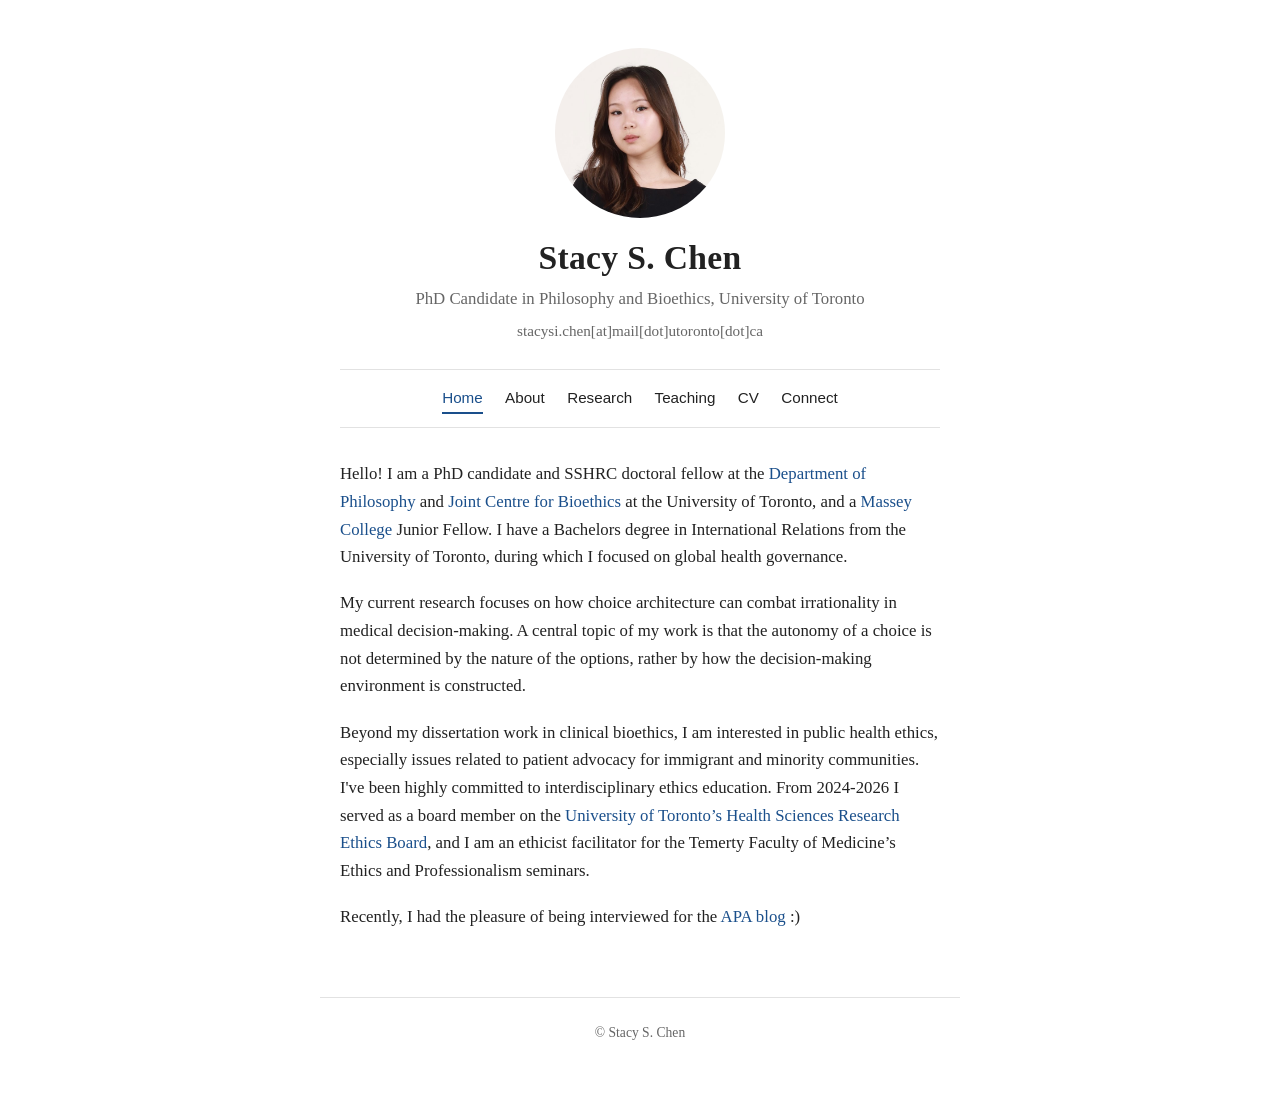
<file: index.html>
<!DOCTYPE html>
<html lang="en">
<head>
  <meta charset="utf-8">
  <meta name="viewport" content="width=device-width, initial-scale=1.0">
  <title>Stacy S. Chen</title>
  <link rel="stylesheet" href="style.css">
</head>
<body>
  <header class="site-header">
    <img class="portrait" src="images/headshot.jpg" alt="Stacy S. Chen">
    <h1><a href="index.html">Stacy S. Chen</a></h1>
    <p class="subtitle">PhD Candidate in Philosophy and Bioethics, University of Toronto</p>
    <p class="contact">stacysi.chen[at]mail[dot]utoronto[dot]ca</p>

    <nav class="main-nav" aria-label="Main">
      <a href="index.html" aria-current="page">Home</a>
      <a href="about.html">About</a>
      <a href="research.html">Research</a>
      <a href="teaching.html">Teaching</a>
      <a href="cv.html">CV</a>
      <a href="connect.html">Connect</a>
    </nav>
  </header>

  <main>
    <p>Hello! I am a PhD candidate and SSHRC doctoral fellow at the <a href="https://philosophy.utoronto.ca/">Department of Philosophy</a> and <a href="https://jcb.utoronto.ca/">Joint Centre for Bioethics</a> at the University of Toronto, and a <a href="https://www.masseycollege.ca/">Massey College</a> Junior Fellow. I have a Bachelors degree in International Relations from the University of Toronto, during which I focused on global health governance.</p>

    <p>My current research focuses on how choice architecture can combat irrationality in medical decision-making. A central topic of my work is that the autonomy of a choice is not determined by the nature of the options, rather by how the decision-making environment is constructed.</p>

    <p>Beyond my dissertation work in clinical bioethics, I am interested in public health ethics, especially issues related to patient advocacy for immigrant and minority communities. I've been highly committed to interdisciplinary ethics education. From 2024-2026 I served as a board member on the <a href="https://research.utoronto.ca/ethics-human-research/ethics-human-research">University of Toronto’s Health Sciences Research Ethics Board</a>, and I am an ethicist facilitator for the Temerty Faculty of Medicine’s Ethics and Professionalism seminars.</p>

    <p>Recently, I had the pleasure of being interviewed for the <a href="https://blog.apaonline.org/2026/02/20/apa-member-interview-stacy-s-chen/">APA blog</a> :)</p>
  </main>

  <footer>
    <p>&copy; Stacy S. Chen</p>
  </footer>
</body>
</html>
</file>
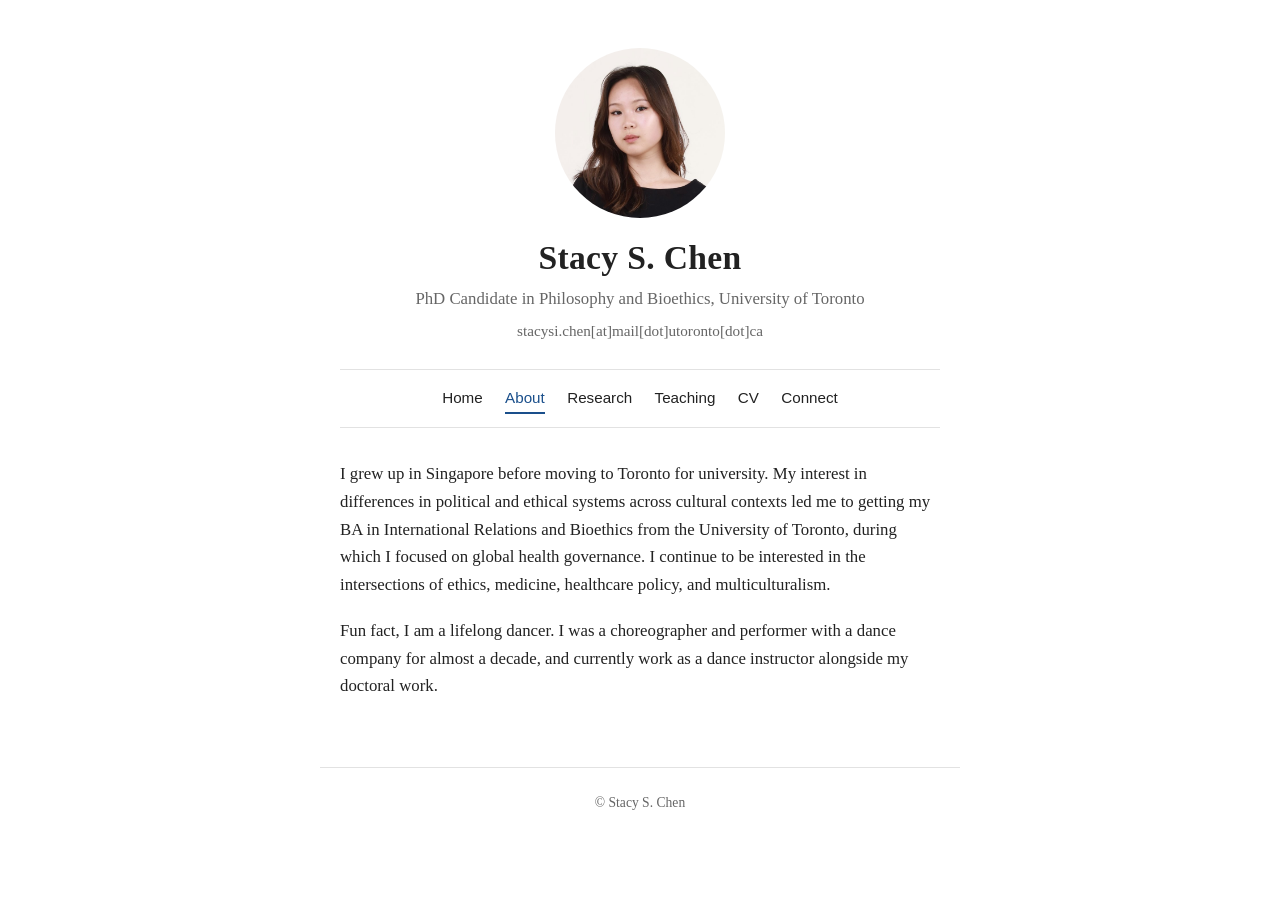
<file: about.html>
<!DOCTYPE html>
<html lang="en">
<head>
  <meta charset="utf-8">
  <meta name="viewport" content="width=device-width, initial-scale=1.0">
  <title>About | Stacy S. Chen</title>
  <link rel="stylesheet" href="style.css">
</head>
<body>
  <header class="site-header">
    <img class="portrait" src="images/headshot.jpg" alt="Stacy S. Chen">
    <h1><a href="index.html">Stacy S. Chen</a></h1>
    <p class="subtitle">PhD Candidate in Philosophy and Bioethics, University of Toronto</p>
    <p class="contact">stacysi.chen[at]mail[dot]utoronto[dot]ca</p>

    <nav class="main-nav" aria-label="Main">
      <a href="index.html">Home</a>
      <a href="about.html" aria-current="page">About</a>
      <a href="research.html">Research</a>
      <a href="teaching.html">Teaching</a>
      <a href="cv.html">CV</a>
      <a href="connect.html">Connect</a>
    </nav>
  </header>

  <main>
    <p>I grew up in Singapore before moving to Toronto for university. My interest in differences in political and ethical systems across cultural contexts led me to getting my BA in International Relations and Bioethics from the University of Toronto, during which I focused on global health governance. I continue to be interested in the intersections of ethics, medicine, healthcare policy, and multiculturalism. </p>

    <p>Fun fact, I am a lifelong dancer. I was a choreographer and performer with a dance company for almost a decade, and currently work as a dance instructor alongside my doctoral work. </p>
  </main>

  <footer>
    <p>&copy; Stacy S. Chen</p>
  </footer>
</body>
</html>
</file>
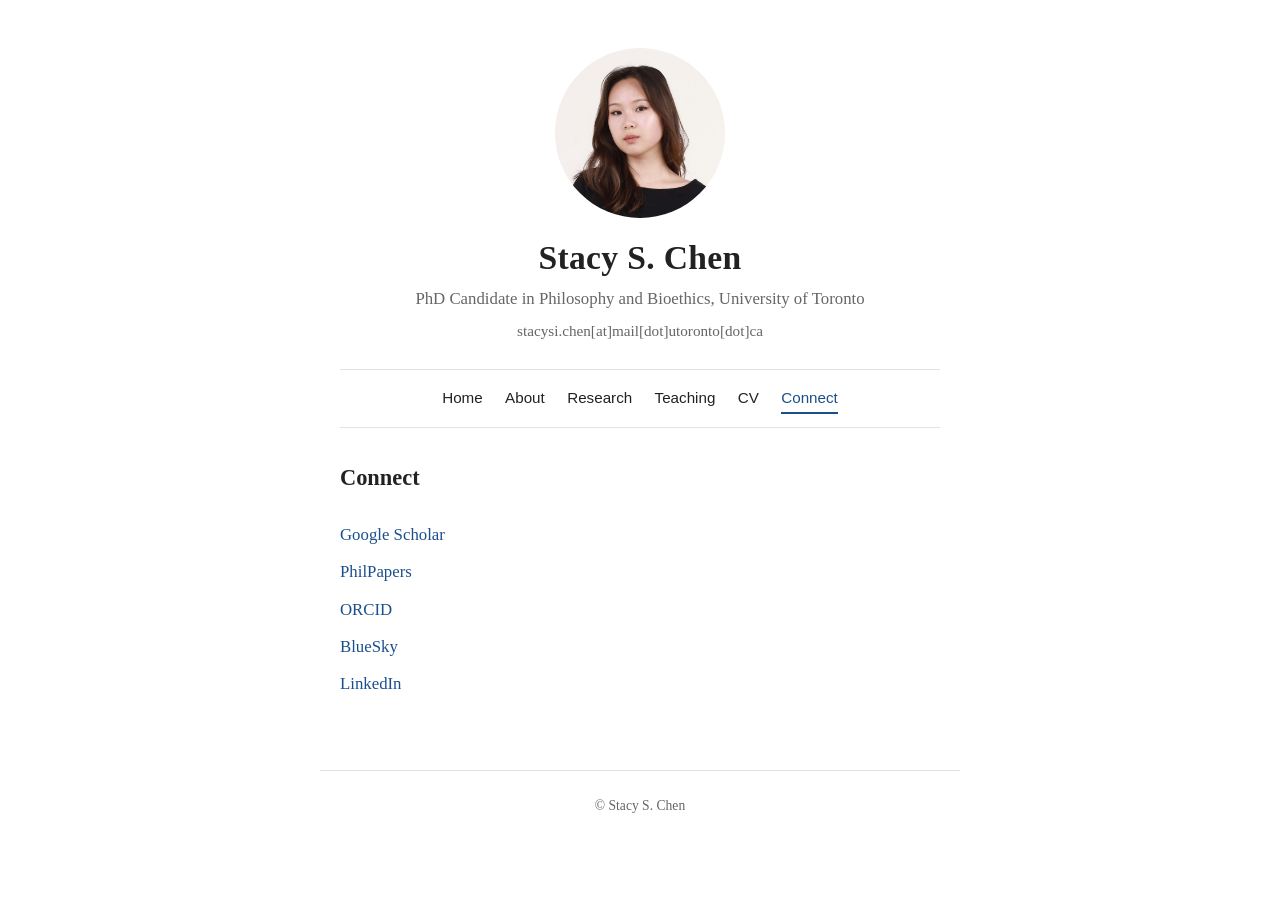
<file: connect.html>
<!DOCTYPE html>
<html lang="en">
<head>
  <meta charset="utf-8">
  <meta name="viewport" content="width=device-width, initial-scale=1.0">
  <title>Connect | Stacy S. Chen</title>
  <link rel="stylesheet" href="style.css">
</head>
<body>
  <header class="site-header">
    <img class="portrait" src="images/headshot.jpg" alt="Stacy S. Chen">
    <h1><a href="index.html">Stacy S. Chen</a></h1>
    <p class="subtitle">PhD Candidate in Philosophy and Bioethics, University of Toronto</p>
    <p class="contact">stacysi.chen[at]mail[dot]utoronto[dot]ca</p>

    <nav class="main-nav" aria-label="Main">
      <a href="index.html">Home</a>
      <a href="about.html">About</a>
      <a href="research.html">Research</a>
      <a href="teaching.html">Teaching</a>
      <a href="cv.html">CV</a>
      <a href="connect.html" aria-current="page">Connect</a>
    </nav>
  </header>

  <main>
    <h2>Connect</h2>

    <ul class="links">
      <li><a href="https://scholar.google.com/citations?user=SdlRwxoAAAAJ&amp;hl=en&amp;inst=315209982802967212">Google Scholar</a></li>
      <li><a href="https://philpeople.org/profiles/stacy-s-chen">PhilPapers</a></li>
      <li><a href="https://orcid.org/0000-0003-0827-5175">ORCID</a></li>
      <li><a href="https://bsky.app/profile/stacy-s-chen.bsky.social">BlueSky</a></li>
      <li><a href="http://www.linkedin.com/in/stacy-s-chen">LinkedIn</a></li>
    </ul>
  </main>

  <footer>
    <p>&copy; Stacy S. Chen</p>
  </footer>
</body>
</html>
</file>
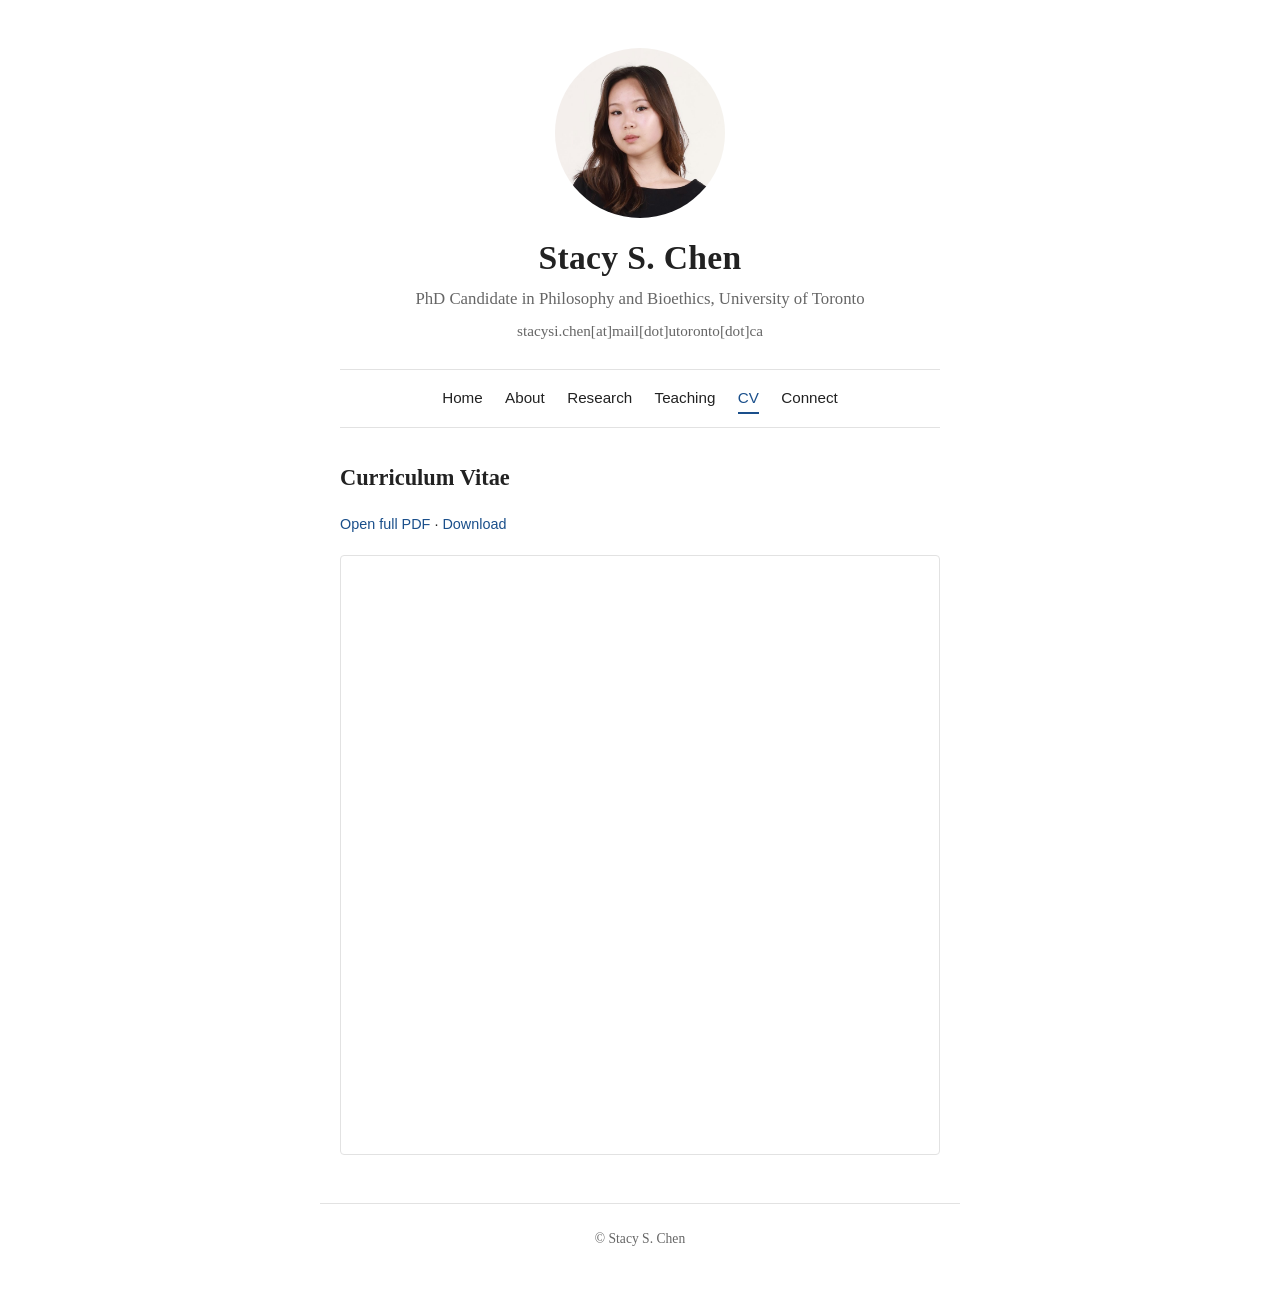
<file: cv.html>
<!DOCTYPE html>
<html lang="en">
<head>
  <meta charset="utf-8">
  <meta name="viewport" content="width=device-width, initial-scale=1.0">
  <title>CV | Stacy S. Chen</title>
  <link rel="stylesheet" href="style.css">
</head>
<body>
  <header class="site-header">
    <img class="portrait" src="images/headshot.jpg" alt="Stacy S. Chen">
    <h1><a href="index.html">Stacy S. Chen</a></h1>
    <p class="subtitle">PhD Candidate in Philosophy and Bioethics, University of Toronto</p>
    <p class="contact">stacysi.chen[at]mail[dot]utoronto[dot]ca</p>

    <nav class="main-nav" aria-label="Main">
      <a href="index.html">Home</a>
      <a href="about.html">About</a>
      <a href="research.html">Research</a>
      <a href="teaching.html">Teaching</a>
      <a href="cv.html" aria-current="page">CV</a>
      <a href="connect.html">Connect</a>
    </nav>
  </header>

  <main>
    <h2>Curriculum Vitae</h2>
    <p class="cv-links">
      <a href="cv.pdf" target="_blank" rel="noopener">Open full PDF</a> &middot;
      <a href="cv.pdf" download>Download</a>
    </p>

    <div class="cv-frame">
      <iframe src="cv.pdf#view=FitH" title="Stacy S. Chen CV (PDF)">
        <p>Your browser can't display the PDF here. <a href="cv.pdf">Download my CV</a>.</p>
      </iframe>
    </div>
  </main>

  <footer>
    <p>&copy; Stacy S. Chen</p>
  </footer>
</body>
</html>
</file>
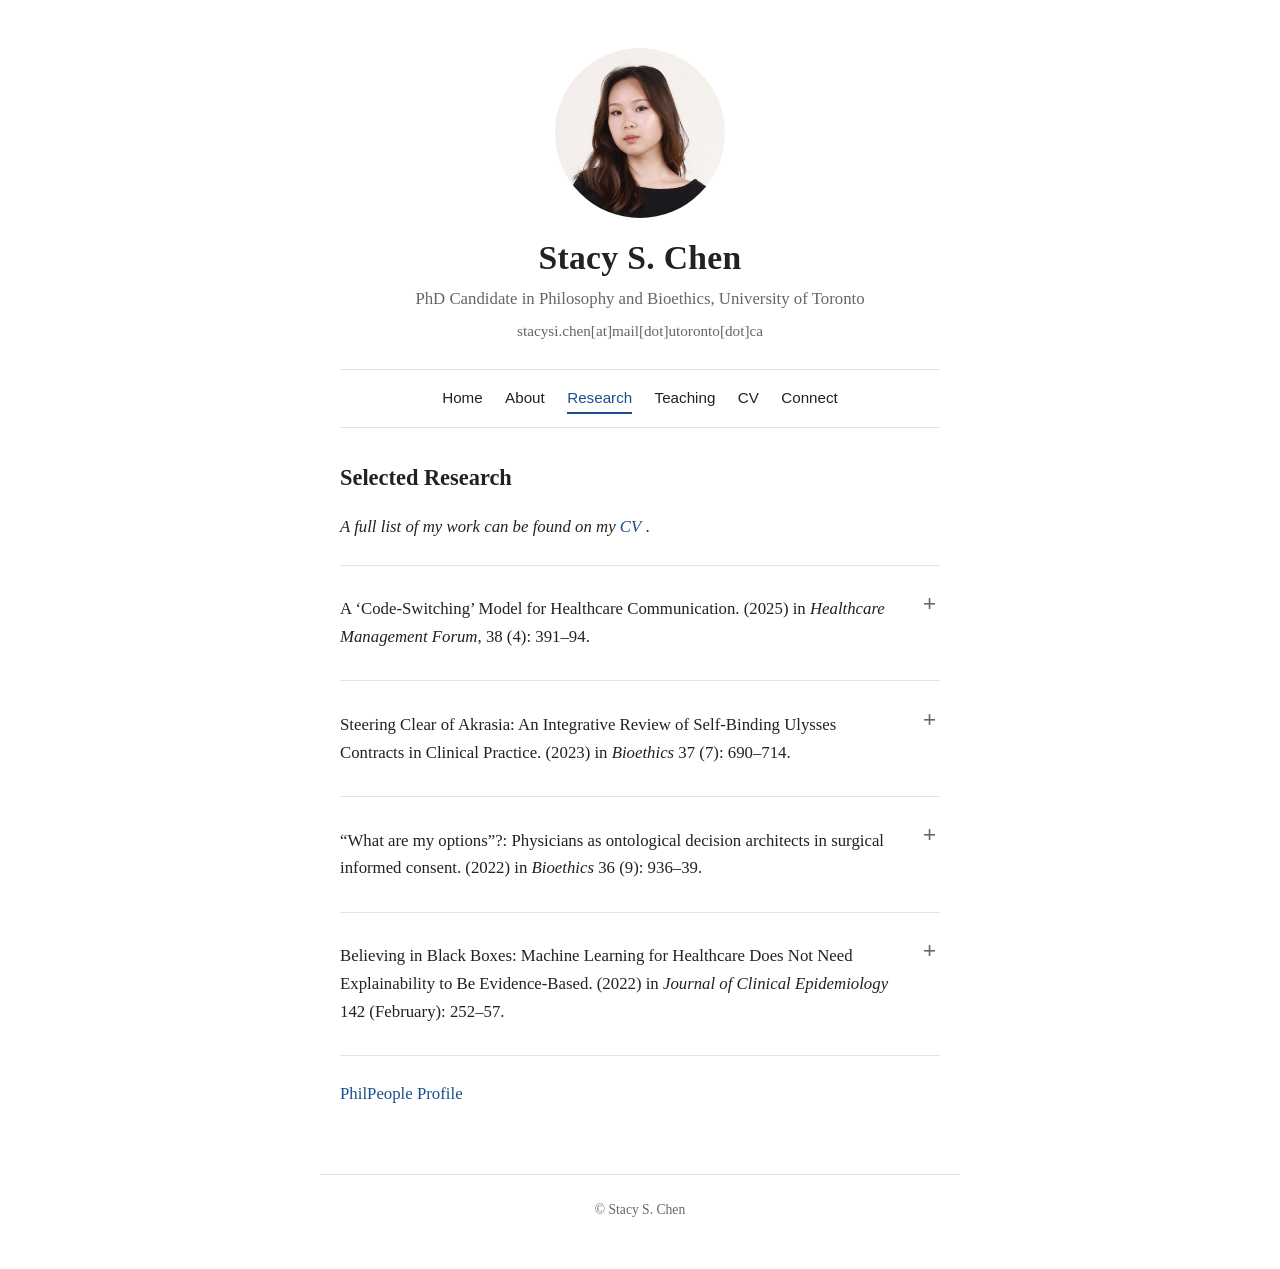
<file: research.html>
<!DOCTYPE html>
<html lang="en">
<head>
  <meta charset="utf-8">
  <meta name="viewport" content="width=device-width, initial-scale=1.0">
  <title>Research | Stacy S. Chen</title>
  <link rel="stylesheet" href="style.css">
</head>
<body>
  <header class="site-header">
    <img class="portrait" src="images/headshot.jpg" alt="Stacy S. Chen">
    <h1><a href="index.html">Stacy S. Chen</a></h1>
    <p class="subtitle">PhD Candidate in Philosophy and Bioethics, University of Toronto</p>
    <p class="contact">stacysi.chen[at]mail[dot]utoronto[dot]ca</p>

    <nav class="main-nav" aria-label="Main">
      <a href="index.html">Home</a>
      <a href="about.html">About</a>
      <a href="research.html" aria-current="page">Research</a>
      <a href="teaching.html">Teaching</a>
      <a href="cv.html">CV</a>
      <a href="connect.html">Connect</a>
    </nav>
  </header>

  <main>
    <h2>Selected Research</h2>
    <p> <i>A full list of my work can be found on my <a href="cv.html">CV</i> </a>.</p>

    <div class="pubs">
      <details>
        <summary>A &lsquo;Code-Switching&rsquo; Model for Healthcare Communication. (2025) in <em>Healthcare Management Forum</em>, 38 (4): 391&ndash;94.</summary>
        <div class="pub-body">
          <p>This article examines how technical terminology in public-facing communication creates epistemic barriers that undermine trust between experts and the public—especially in multilingual, multicultural healthcare systems. It argues that health leaders can foster trust by employing a “code-switching” model within institutions and in patient- or public-facing communications. Code-switching is a linguistic phenomenon in which individuals switch between languages, dialects, or language varieties based on the social context. Recognizing “public-speak” and “medical-speak” as distinct codes would facilitate patient understanding of information relevant to their care and promote trust. Health leaders play a crucial role in ensuring that complex medical information is translated into accessible language, bridging the gap between experts and the public.</p>
          <p><a href="https://journals.sagepub.com/doi/10.1177/08404704251327095">Link to article</a></p>
        </div>
      </details>

      <details>
        <summary>Steering Clear of Akrasia: An Integrative Review of Self-Binding Ulysses Contracts in Clinical Practice. (2023) in <em>Bioethics</em> 37 (7): 690&ndash;714.</summary>
        <div class="pub-body">
          <p class="coauthors">with Connor T.A. Brenna, Matthew Cho, Liam G. McCoy, and Sunit Das</p>
          <p>In many jurisdictions, legal frameworks afford patients the opportunity to make prospective medical decisions or to create directives that contain a special provision forfeiting their own ability to object to those decisions at a future time point, should they lose decision-making capacity. These agreements have been described with widely varying nomenclatures, including Ulysses Contracts, Odysseus Transfers, Psychiatric Advance Directives with Ulysses Clauses, and Powers of Attorney with Special Provisions. As a consequence of this terminological heterogeneity, it is challenging for healthcare providers to understand the terms and uses of these agreements and for ethicists to engage with the nuances of clinical decision-making with such unique provisions surrounding patient autonomy. In theory, prospective self-binding agreements may safeguard patient’s “authentic” wishes from future “inauthentic” changes of mind. In practice, it is unclear what may be comprised within these agreements or how—and to what effect—they are used. The primary focus of this integrative review is to curate the existing literature describing Ulysses Contracts (and analogous decisions) used in the clinical arena, in order to empirically synthesize their shared essence and provide insights into the traditional components of these agreements when used in practice, the requirements of their consent processes, and the outcomes of their utilization.</p>
          <p><a href="https://onlinelibrary.wiley.com/doi/full/10.1111/bioe.13197">Link to article</a></p>
        </div>
      </details>

      <details>
        <summary>&ldquo;What are my options&rdquo;?: Physicians as ontological decision architects in surgical informed consent. (2022) in <em>Bioethics</em> 36 (9): 936&ndash;39.</summary>
        <div class="pub-body">
          <p class="coauthors">with Sunit Das</p>
          <p>The aim of a theoretically ideal process of informed consent is to promote the autonomy of the patient and to limit unethical physician paternalism. However, in practice, the nature of the medical profession requires physicians to act as ontological decision architects—based on the medical knowledge that they acquire through their experience and training, physicians ontologically determine a subset of viable courses of action for their patient. What is observed is not an unethical physician limitation or biasing of the patient towards certain treatment options that violates patient autonomy or consciously undermines informed consent, but rather a more foundational paternalism that is necessarily inherent to the physician–patient relationship. In this article we argue for a recognition of this underlying physician paternalism and posit that this necessary paternalism is not a foil to patient autonomy, but rather a foundational aspect of the duties of the medical professional within the physician–patient relationship.</p>
          <p><a href="https://onlinelibrary.wiley.com/doi/10.1111/bioe.13076">Link to article</a></p>
        </div>
      </details>

      <details>
        <summary>Believing in Black Boxes: Machine Learning for Healthcare Does Not Need Explainability to Be Evidence-Based. (2022) in <em>Journal of Clinical Epidemiology</em> 142 (February): 252&ndash;57.</summary>
        <div class="pub-body">
          <p class="coauthors">with Liam G. McCoy, Connor T.A. Brenna, Karina Vold, and Sunit Das</p>
          <p>Our objective is to examine the role of explainability in machine learning for healthcare (MLHC), and its necessity and significance with respect to effective and ethical MLHC application. Ultimately, we conclude that the value of explainability in MLHC is not intrinsic, but is instead instrumental to achieving greater imperatives such as performance and trust. We caution against the uncompromising pursuit of explainability, and advocate instead for the development of robust empirical methods to successfully evaluate increasingly inexplicable algorithmic systems.</p>
          <p><a href="https://www.jclinepi.com/article/S0895-4356(21)00354-1/abstract">Link to article</a></p>
        </div>
      </details>
    </div>

    <p><a href="https://philpeople.org/profiles/stacy-s-chen">PhilPeople Profile</a></p>
  </main>

  <footer>
    <p>&copy; Stacy S. Chen</p>
  </footer>
</body>
</html>
</file>
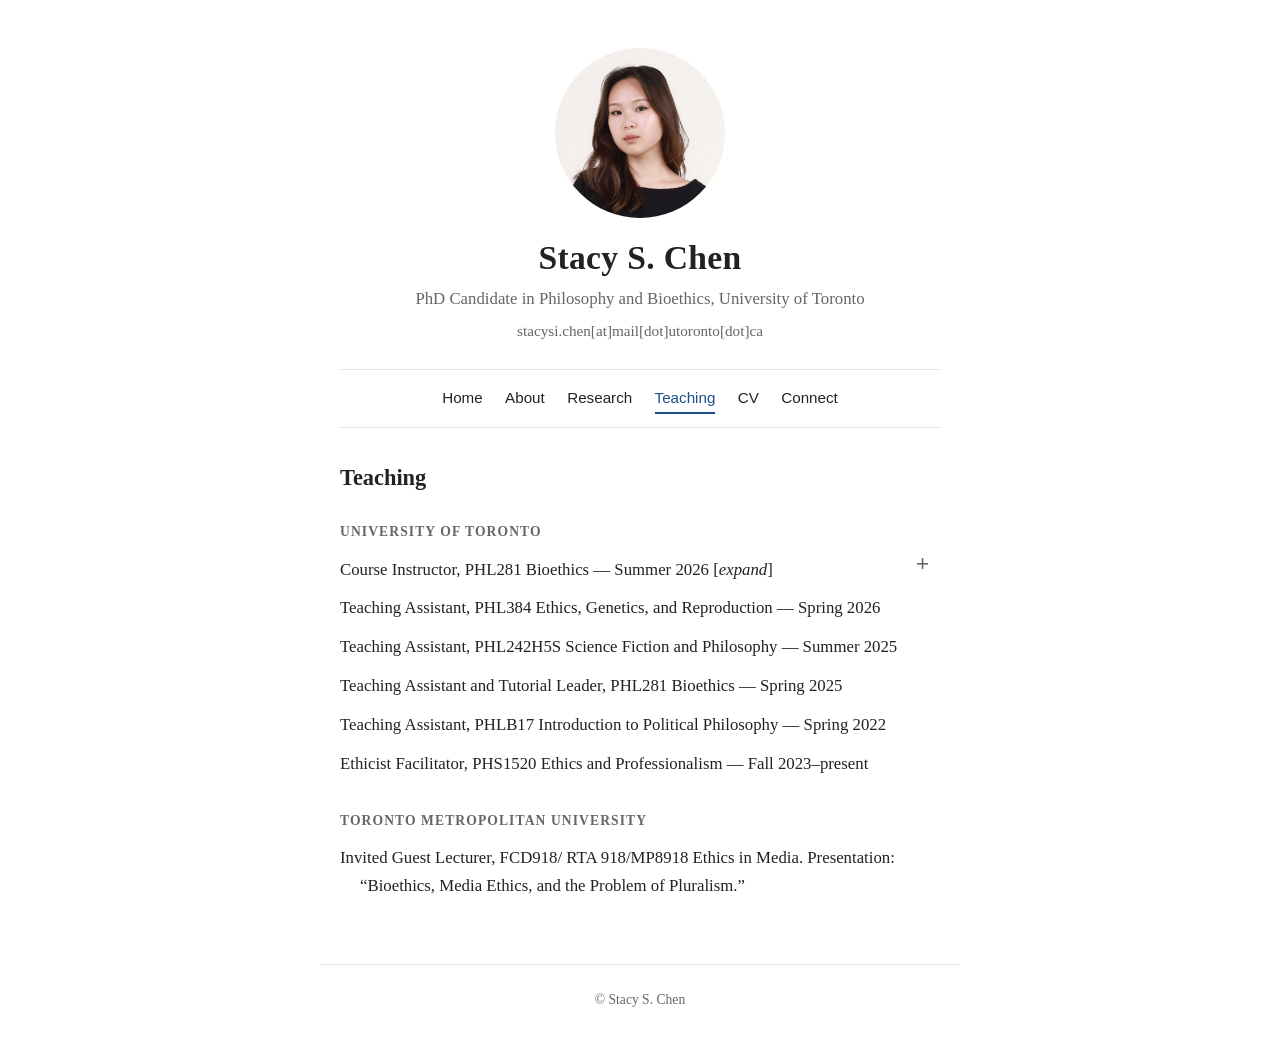
<file: teaching.html>
<!DOCTYPE html>
<html lang="en">
<head>
  <meta charset="utf-8">
  <meta name="viewport" content="width=device-width, initial-scale=1.0">
  <title>Teaching | Stacy S. Chen</title>
  <link rel="stylesheet" href="style.css">
</head>
<body>
  <header class="site-header">
    <img class="portrait" src="images/headshot.jpg" alt="Stacy S. Chen">
    <h1><a href="index.html">Stacy S. Chen</a></h1>
    <p class="subtitle">PhD Candidate in Philosophy and Bioethics, University of Toronto</p>
    <p class="contact">stacysi.chen[at]mail[dot]utoronto[dot]ca</p>

    <nav class="main-nav" aria-label="Main">
      <a href="index.html">Home</a>
      <a href="about.html">About</a>
      <a href="research.html">Research</a>
      <a href="teaching.html" aria-current="page">Teaching</a>
      <a href="cv.html">CV</a>
      <a href="connect.html">Connect</a>
    </nav>
  </header>

  <main>
    <h2>Teaching</h2>

    <h3 class="institution">University of Toronto</h3>
    <div class="pubs compact">
      <details>
        <summary>Course Instructor, PHL281 Bioethics &mdash; Summer 2026 [<i>expand</i>] </summary>
        <div class="pub-body">
          <p>Ethics is the study of what we ought to do or what behaviours are morally correct/incorrect. Bioethics is the study of these questions specifically in the context of health, including but not limited to: medicine and medical practice, health technologies, and research. This course is an introduction to the prevailing theories and the contemporary debates in bioethics. Some examples of questions we will discuss are: How do we balance autonomy and beneficence? Should medical assistance in dying be permitted? Why is informed consent important? How should research funding for disease cures be distributed globally? What does ‘do no harm’ mean in times of war? Through engaging with these issues, you will get to hone your skills of critical and analytical thinking. The skills you are asked to develop will build upon each other: (1) understanding the arguments made by bioethicists (2) critically engaging with these ideas—i.e. what do you think?—and (3) communicating these ideas to others.</p>
          <p><a href="files/PHL281_Summer_2026_syllabus.pdf" target="_blank" rel="noopener">Syllabus</a></p>
        </div>
      </details>
    </div>

    <ul class="teaching">
      <li>Teaching Assistant, PHL384 Ethics, Genetics, and Reproduction &mdash; Spring 2026</li>
      <li>Teaching Assistant, PHL242H5S Science Fiction and Philosophy &mdash; Summer 2025</li>
      <li>Teaching Assistant and Tutorial Leader, PHL281 Bioethics &mdash; Spring 2025</li>
      <li>Teaching Assistant, PHLB17 Introduction to Political Philosophy &mdash; Spring 2022</li>
      <li>Ethicist Facilitator, PHS1520 Ethics and Professionalism &mdash; Fall 2023&ndash;present</li>
    </ul>

    <h3 class="institution">Toronto Metropolitan University</h3>
    <ul class="teaching">
      <li>Invited Guest Lecturer, FCD918/ RTA 918/MP8918 Ethics in Media. Presentation: &ldquo;Bioethics, Media Ethics, and the Problem of Pluralism.&rdquo;</li>
    </ul>
  </main>

  <footer>
    <p>&copy; Stacy S. Chen</p>
  </footer>
</body>
</html>
</file>
<file: style.css>
/* Minimal academic-homepage style: centered header, narrow reading column */

:root {
  --text: #222;
  --muted: #666;
  --link: #1a4f8b;
  --link-hover: #0b2c52;
  --rule: #e2e2e2;
  --bg: #fff;
  --measure: 40rem;
}

* { box-sizing: border-box; }

html { -webkit-text-size-adjust: 100%; }

body {
  margin: 0;
  background: var(--bg);
  color: var(--text);
  font-family: Georgia, "Times New Roman", serif;
  font-size: 1.05rem;
  line-height: 1.65;
}

a {
  color: var(--link);
  text-decoration: none;
}
a:hover,
a:focus-visible {
  color: var(--link-hover);
  text-decoration: underline;
}

/* ---------- Header ---------- */
.site-header {
  max-width: var(--measure);
  margin: 0 auto;
  padding: 3rem 1.25rem 0;
  text-align: center;
}

.portrait {
  width: 170px;
  height: 170px;
  object-fit: cover;
  object-position: center 25%;
  border-radius: 50%;
  display: block;
  margin: 0 auto 1.25rem;
}

.site-header h1 {
  margin: 0;
  font-size: 2.1rem;
  font-weight: 600;
  letter-spacing: 0.01em;
  line-height: 1.2;
}
.site-header h1 a { color: var(--text); }
.site-header h1 a:hover { text-decoration: none; color: var(--link); }

.subtitle {
  margin: 0.4rem 0 0;
  color: var(--muted);
  font-size: 1.05rem;
}

.contact {
  margin: 0.35rem 0 0;
  color: var(--muted);
  font-size: 0.95rem;
}

/* ---------- Navigation ---------- */
.main-nav {
  display: flex;
  flex-wrap: wrap;
  justify-content: center;
  gap: 0.4rem 1.4rem;
  margin-top: 1.6rem;
  padding: 0.85rem 0;
  border-top: 1px solid var(--rule);
  border-bottom: 1px solid var(--rule);
  font-family: -apple-system, BlinkMacSystemFont, "Segoe UI", Helvetica, Arial, sans-serif;
  font-size: 0.95rem;
}
.main-nav a {
  color: var(--text);
  padding: 0.1rem 0;
  border-bottom: 2px solid transparent;
}
.main-nav a:hover,
.main-nav a[aria-current="page"] {
  color: var(--link);
  text-decoration: none;
  border-bottom-color: var(--link);
}

/* ---------- Main content ---------- */
main {
  max-width: var(--measure);
  margin: 0 auto;
  padding: 2rem 1.25rem 1rem;
}

main p { margin: 0 0 1.15rem; }

figure {
  margin: 2rem 0 0;
}
figure img {
  display: block;
  width: 100%;
  height: auto;
  border-radius: 4px;
}
figcaption {
  margin-top: 0.5rem;
  text-align: center;
  color: var(--muted);
  font-size: 0.85rem;
}

/* ---------- Publication list ---------- */
main h2 {
  margin: 0 0 1rem;
  font-size: 1.4rem;
  font-weight: 600;
}

.pubs {
  margin: 1.5rem 0;
  border-top: 1px solid var(--rule);
}
.pubs details {
  border-bottom: 1px solid var(--rule);
}
.pubs summary {
  position: relative;
  list-style: none;
  cursor: pointer;
  padding: 1.85rem 2.25rem 1.85rem 0;
}
.pubs summary::-webkit-details-marker { display: none; }
.pubs summary::after {
  content: "+";
  position: absolute;
  right: 0.25rem;
  top: 1.7rem;
  font-family: -apple-system, BlinkMacSystemFont, "Segoe UI", Helvetica, Arial, sans-serif;
  font-size: 1.4rem;
  line-height: 1;
  color: var(--muted);
}
.pubs details[open] summary::after { content: "\2212"; }
.pubs summary:hover { color: var(--link); }
.pubs summary:focus-visible {
  outline: 2px solid var(--link);
  outline-offset: 2px;
}
.pub-body {
  padding: 0 0 1.1rem;
  font-size: 0.97rem;
}
.pub-body p { margin: 0 0 0.75rem; }
.coauthors { color: var(--muted); }

/* Compact variant for a single dropdown inside a list */
.pubs.compact { margin: 0 0 0.7rem; border-top: 0; }
.pubs.compact details { border-bottom: 0; }
.pubs.compact summary { padding: 0 2.25rem 0 1.25rem; text-indent: -1.25rem; }
.pubs.compact summary::after { top: -0.15rem; }
.pubs.compact .pub-body { padding: 0.9rem 0 0.6rem 1.25rem; }

/* ---------- Teaching list ---------- */
.institution {
  margin: 2rem 0 0.75rem;
  font-size: 0.85rem;
  font-weight: 600;
  letter-spacing: 0.08em;
  text-transform: uppercase;
  color: var(--muted);
}
.institution:first-of-type { margin-top: 1.5rem; }

.teaching {
  list-style: none;
  margin: 0 0 1rem;
  padding: 0;
}
.teaching li {
  margin: 0 0 0.7rem;
  padding-left: 1.25rem;
  text-indent: -1.25rem;
}

/* ---------- Connect links ---------- */
.links {
  list-style: none;
  margin: 1.5rem 0;
  padding: 0;
}
.links li { margin: 0 0 0.6rem; }

/* ---------- CV viewer ---------- */
.cv-links {
  font-family: -apple-system, BlinkMacSystemFont, "Segoe UI", Helvetica, Arial, sans-serif;
  font-size: 0.9rem;
}
.cv-frame {
  width: 100%;
  height: 600px;
  border: 1px solid var(--rule);
  border-radius: 4px;
  overflow: hidden;
}
.cv-frame iframe {
  width: 100%;
  height: 100%;
  border: 0;
}
@media (max-width: 480px) {
  .cv-frame { height: 420px; }
}

/* ---------- Footer ---------- */
footer {
  max-width: var(--measure);
  margin: 2rem auto 0;
  padding: 1.5rem 1.25rem 3rem;
  text-align: center;
  color: var(--muted);
  font-size: 0.85rem;
  border-top: 1px solid var(--rule);
}
footer p { margin: 0; }

/* ---------- Small screens ---------- */
@media (max-width: 480px) {
  body { font-size: 1rem; }
  .portrait { width: 140px; height: 140px; }
  .site-header h1 { font-size: 1.8rem; }
}
</file>
